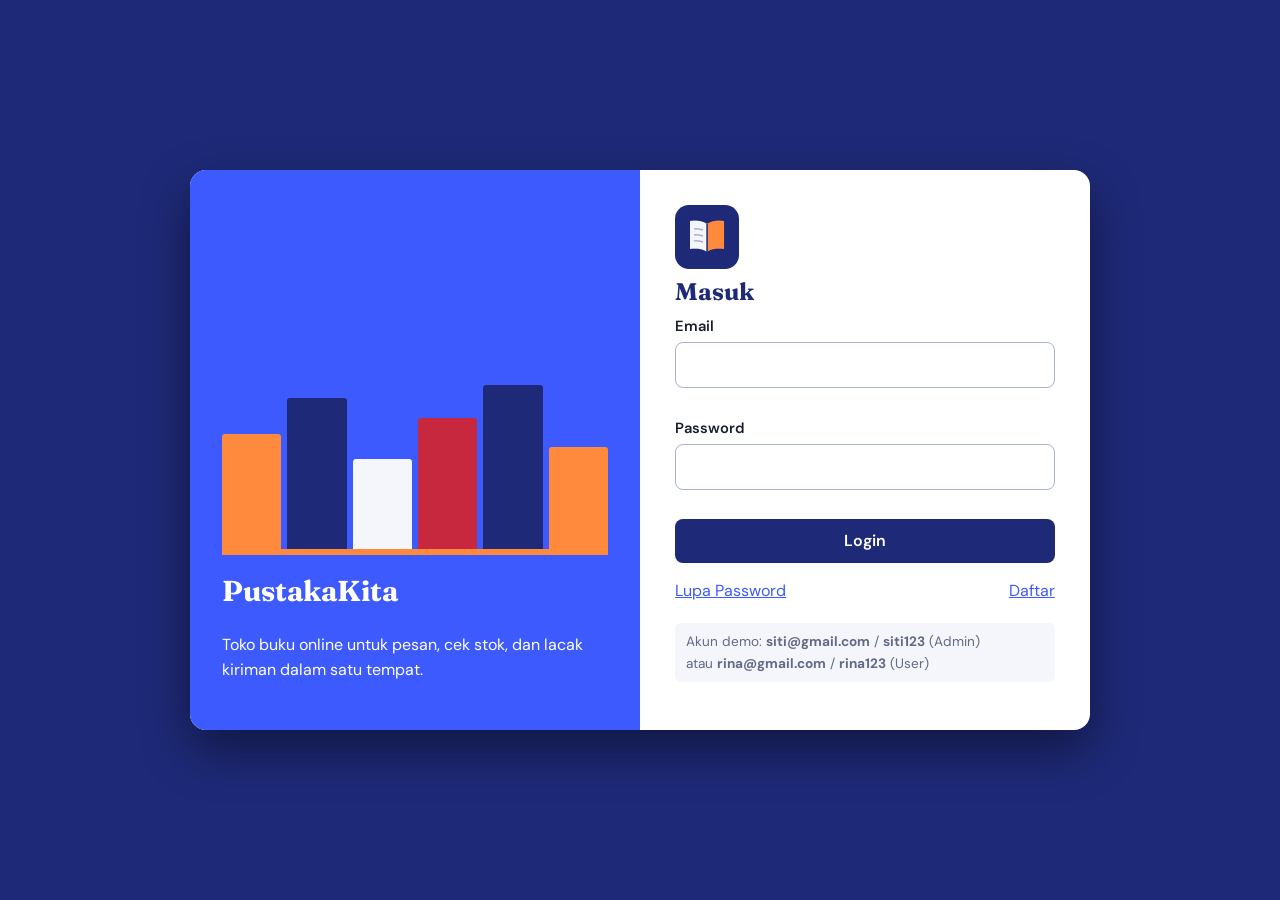
<file: tugas-uts-web1/index.html>
<!DOCTYPE html>
<html lang="id">
<head>
  <meta charset="UTF-8">
  <meta name="viewport" content="width=device-width, initial-scale=1.0">
  <title>Login | PustakaKita</title>
  <link rel="preconnect" href="https://fonts.googleapis.com"><link href="https://fonts.googleapis.com/css2?family=DM+Sans:wght@400;600;700&family=Fraunces:wght@600;700&display=swap" rel="stylesheet">
  <link rel="icon" href="assets/logo.png">
  <link rel="stylesheet" href="css/style.css">
</head>
<body data-page="login" class="login">
  <main class="login-wrap">
    <section class="rak" aria-label="Tentang PustakaKita">
      <div class="punggung" aria-hidden="true">
        <span style="height:70%;background:#FF8A3D"></span><span style="height:92%;background:#1E2A78"></span>
        <span style="height:55%;background:#F4F6FB"></span><span style="height:80%;background:#C8283D"></span>
        <span style="height:100%;background:#1E2A78"></span><span style="height:62%;background:#FF8A3D"></span>
      </div>
      <h2>PustakaKita</h2>
      <p>Toko buku online untuk pesan, cek stok, dan lacak kiriman dalam satu tempat.</p>
    </section>
    <section class="panel">
      <img src="assets/logo-buku.jpeg" alt="" class="logo-login">
      <h1>Masuk</h1>
      <form id="formLogin" novalidate>
        <div class="field"><label for="email">Email</label><input id="email" name="email" type="email" autocomplete="email"><span class="err" aria-live="polite"></span></div>
        <div class="field"><label for="password">Password</label><input id="password" name="password" type="password" autocomplete="current-password"><span class="err" aria-live="polite"></span></div>
        <button class="btn blok" type="submit">Login</button>
      </form>
      <div class="aksi">
        <button id="btnLupa" class="link" type="button">Lupa Password</button>
        <button id="btnDaftar" class="link" type="button">Daftar</button>
      </div>
      <p class="hint">Akun demo: <strong>siti@gmail.com</strong> / <strong>siti123</strong> (Admin)<br>atau <strong>rina@gmail.com</strong> / <strong>rina123</strong> (User)</p>
    </section>
  </main>
  <script src="js/data.js"></script>
  <script src="js/script.js"></script>
</body>
</html>
</file>
<file: tugas-uts-web1/css/style.css>
:root {
  --primer: #1E2A78;
  --primer-hover: #3D5AFE;
  --aksen: #FF8A3D;
  --aksen-hover: #FFA566;
  --latar: #F4F6FB;
  --putih: #FFFFFF;
  --teks: #1A1D2E;
  --teks-redup: #636A85;
  --garis: #D9DEEE;
  --header-tabel: #E6EAF8;
  --sukses: #1F8A5B;
  --sukses-latar: #DDF3E8;
  --peringatan: #8A5200;
  --peringatan-latar: #FDE9CC;
  --bahaya: #C8283D;
  --bahaya-latar: #FBDADF;
  --radius: 10px;
}

*,
*::before,
*::after {
  box-sizing: border-box;
}

body {
  margin: 0;
  font-family: "DM Sans", system-ui, sans-serif;
  line-height: 1.55;
  color: var(--teks);
  background: var(--latar);
}

:focus-visible {
  outline: 3px solid var(--aksen);
  outline-offset: 2px;
}

/* ---------- 2. Tipografi ---------- */
h1,
h2,
h3 {
  margin: 0 0 0.5rem;
  font-family: "Fraunces", Georgia, serif;
  line-height: 1.2;
  color: var(--primer);
}

a {
  color: var(--primer-hover);
}

/* ---------- 3. Layout & header ---------- */
.topbar {
  display: flex;
  flex-wrap: wrap;
  align-items: center;
  gap: 1.5rem;
  padding: 0.8rem 2rem;
  color: var(--putih);
  background: var(--primer);
}

.brand {
  margin-right: auto;
  font-family: "Fraunces", Georgia, serif;
  font-size: 1.4rem;
  color: var(--putih);
  text-decoration: none;
}

.brand {
  display: inline-flex;
  align-items: center;
  gap: 0.5rem;
}

.brand b {
  color: var(--aksen);
}

.logo {
  display: block;
  height: 34px;
  width: auto;
}

.topbar nav {
  display: flex;
  gap: 1.2rem;
}

.topbar nav a {
  padding: 0.2rem 0;
  color: #D5DBF7;
  text-decoration: none;
  border-bottom: 2px solid transparent;
}

.topbar nav a:hover,
.topbar nav a[aria-current] {
  color: var(--putih);
  border-color: var(--aksen);
}

main.konten {
  max-width: 1080px;
  margin: 0 auto;
  padding: 2rem 1.2rem 3rem;
}

.kartu {
  margin-bottom: 1.5rem;
  padding: 1.4rem;
  background: var(--putih);
  border: 1px solid var(--garis);
  border-radius: var(--radius);
}

.bar-alat {
  display: flex;
  flex-wrap: wrap;
  align-items: center;
  justify-content: space-between;
  gap: 1rem;
  margin-bottom: 1rem;
}

.bar-alat input {
  max-width: 320px;
}

.ringkas {
  margin: 0;
  color: var(--teks-redup);
}

footer {
  padding: 1.5rem;
  font-size: 0.85rem;
  text-align: center;
  color: var(--teks-redup);
}

/* ---------- 4. Tombol ---------- */
.btn {
  padding: 0.6rem 1.1rem;
  font: inherit;
  font-weight: 600;
  color: var(--putih);
  background: var(--primer);
  border: 0;
  border-radius: 8px;
  cursor: pointer;
}

.btn:hover {
  background: var(--primer-hover);
}

.btn.kuning {
  color: var(--primer);
  background: var(--aksen);
}

.btn.kuning:hover {
  background: var(--aksen-hover);
}

.btn.ghost {
  background: transparent;
  border: 1px solid #8C9AE6;
}

.btn.ghost:hover {
  background: rgba(255, 255, 255, 0.12);
}

.btn.bahaya {
  background: var(--bahaya);
}

.btn.kecil {
  padding: 0.3rem 0.7rem;
  font-size: 0.85rem;
}

.link {
  padding: 0;
  font: inherit;
  color: var(--primer-hover);
  text-decoration: underline;
  background: none;
  border: 0;
  cursor: pointer;
}

/* ---------- 5. Form ---------- */
.field {
  display: flex;
  flex-direction: column;
  margin-bottom: 0.9rem;
}

.field label {
  margin-bottom: 0.25rem;
  font-size: 0.92rem;
  font-weight: 600;
}

input,
select,
textarea {
  width: 100%;
  padding: 0.6rem 0.7rem;
  font: inherit;
  background: var(--putih);
  border: 1px solid #A9B2D3;
  border-radius: 8px;
}

input.salah,
select.salah,
textarea.salah {
  background: #FFF5F6;
  border-color: var(--bahaya);
}

.err {
  min-height: 1.1em;
  font-size: 0.85rem;
  color: var(--bahaya);
}

.grid2 {
  display: grid;
  grid-template-columns: 1fr 1fr;
  gap: 0 1rem;
}

.baris-cari {
  display: flex;
  gap: 0.7rem;
}

.baris-cari input {
  flex: 1;
}

/* ---------- 6. Tabel ---------- */
.tabel-wrap {
  overflow-x: auto;
}

table {
  width: 100%;
  font-size: 0.95rem;
  border-collapse: collapse;
}

th,
td {
  padding: 0.6rem 0.7rem;
  text-align: left;
  vertical-align: middle;
  border-bottom: 1px solid var(--garis);
}

th {
  font-weight: 700;
  color: var(--primer);
  background: var(--header-tabel);
}

th.angka,
td.angka {
  text-align: right;
}

.cover {
  display: grid;
  place-items: center;
  width: 42px;
  height: 58px;
  font-family: "Fraunces", serif;
  font-weight: 700;
  color: var(--putih);
  background: var(--primer-hover);
  border-radius: 4px;
  object-fit: cover;
}

.badge {
  display: inline-block;
  padding: 0.1rem 0.6rem;
  font-size: 0.8rem;
  font-weight: 700;
  color: var(--sukses);
  background: var(--sukses-latar);
  border-radius: 99px;
}

.badge.tipis {
  color: var(--peringatan);
  background: var(--peringatan-latar);
}

.badge.habis {
  color: var(--bahaya);
  background: var(--bahaya-latar);
}

.total {
  font-size: 1.1rem;
  text-align: right;
}

.total strong {
  font-family: "Fraunces", serif;
  font-size: 1.5rem;
  color: var(--primer);
}

/* ---------- 7. Modal & toast ---------- */
.overlay {
  position: fixed;
  inset: 0;
  z-index: 50;
  display: grid;
  place-items: center;
  padding: 1rem;
  background: rgba(10, 14, 45, 0.7);
}

.modal {
  width: min(480px, 100%);
  max-height: 90vh;
  padding: 1.4rem;
  overflow: auto;
  background: var(--putih);
  border-top: 6px solid var(--aksen);
  border-radius: 12px;
}

.modal.lebar {
  width: min(760px, 100%);
}

.modal.split {
  position: relative;
  display: grid;
  grid-template-columns: 1fr 1fr;
  width: min(900px, 94vw);
  max-height: 94vh;
  padding: 0;
  border-top: 0;
  border-radius: 16px;
  box-shadow: 0 20px 50px rgba(0, 0, 0, 0.45);
}

.modal.split .rak {
  min-height: 0;
}

.modal.split .panel {
  padding: 1.6rem 2.2rem;
}

.modal.split .logo-login {
  width: 52px;
  height: 52px;
}

.modal.split h1 {
  margin-bottom: 0.6rem;
}

.modal.split .field {
  margin-bottom: 0.5rem;
}

.modal.split .err {
  min-height: 1em;
}

.modal.split .tutup {
  position: absolute;
  top: 0.7rem;
  right: 1rem;
}

.modal.error {
  border-top-color: var(--bahaya);
}

.modal header {
  display: flex;
  align-items: center;
  justify-content: space-between;
  margin-bottom: 0.8rem;
}

.modal h2 {
  margin: 0;
  font-size: 1.3rem;
}

.modal .btn {
  margin-top: 0.5rem;
}


.tutup {
  font-size: 1.7rem;
  line-height: 1;
  color: var(--teks-redup);
  background: none;
  border: 0;
  cursor: pointer;
}

.toast {
  position: fixed;
  right: 1.2rem;
  bottom: 1.2rem;
  z-index: 60;
  padding: 0.7rem 1.1rem;
  color: var(--putih);
  background: var(--primer);
  border-left: 5px solid var(--aksen);
  border-radius: 8px;
}

/* ---------- 8. Halaman login ---------- */
body.login {
  display: grid;
  place-items: center;
  min-height: 100vh;
  background: var(--primer);
}

.login-wrap {
  display: grid;
  grid-template-columns: 1fr 1fr;
  width: min(900px, 94vw);
  overflow: hidden;
  background: var(--putih);
  border-radius: 16px;
  box-shadow: 0 20px 50px rgba(0, 0, 0, 0.45);
}

.rak {
  display: flex;
  flex-direction: column;
  justify-content: flex-end;
  min-height: 420px;
  padding: 2rem;
  color: var(--putih);
  background: var(--primer-hover);
}

.logo-login {
  display: block;
  width: 64px;
  height: 64px;
  border-radius: 22%;
  margin-bottom: 0.6rem;
}

.rak h2 {
  font-size: 1.8rem;
  color: var(--putih);
}

.punggung {
  display: flex;
  align-items: flex-end;
  gap: 6px;
  height: 170px;
  margin-bottom: 1.2rem;
  border-bottom: 6px solid var(--aksen);
}

.punggung span {
  flex: 1;
  border-radius: 3px 3px 0 0;
}

.panel {
  padding: 2.2rem;
}

.aksi {
  display: flex;
  justify-content: space-between;
  margin-top: 1rem;
}

.hint {
  margin-top: 1.2rem;
  padding: 0.5rem 0.7rem;
  font-size: 0.85rem;
  color: var(--teks-redup);
  background: var(--latar);
  border-radius: 6px;
}

.login .btn.blok {
  width: 100%;
}

/* ---------- 9. Dashboard & tracking ---------- */
.salam {
  margin-bottom: 1.5rem;
  padding: 2rem;
  color: var(--putih);
  background: var(--primer);
  border-left: 8px solid var(--aksen);
  border-radius: var(--radius);
}

.salam h1 {
  font-size: 2rem;
  color: var(--putih);
}

.salam p {
  margin: 0;
  color: #C9D1F5;
}

.menu {
  display: grid;
  grid-template-columns: repeat(auto-fit, minmax(220px, 1fr));
  gap: 1rem;
}

.menu a,
.menu button {
  display: block;
  padding: 1.3rem;
  font: inherit;
  text-align: left;
  text-decoration: none;
  color: var(--teks);
  background: var(--putih);
  border: 1px solid var(--garis);
  border-radius: var(--radius);
  cursor: pointer;
}

.menu a:hover,
.menu button:hover {
  border-color: var(--primer-hover);
  box-shadow: 0 0 0 3px rgba(61, 90, 254, 0.2);
}

.menu strong {
  display: block;
  font-family: "Fraunces", serif;
  font-size: 1.2rem;
  color: var(--primer);
}

.menu span {
  font-size: 0.92rem;
  color: var(--teks-redup);
}

.progres {
  height: 14px;
  margin: 1rem 0;
  overflow: hidden;
  background: var(--header-tabel);
  border-radius: 99px;
}

.progres div {
  height: 100%;
  background: var(--primer-hover);
  transition: width 0.6s;
}

.progres.selesai div {
  background: var(--sukses);
}

.langkah {
  display: grid;
  grid-template-columns: repeat(5, 1fr);
  gap: 0.5rem;
  margin: 0;
  padding: 0;
  font-size: 0.85rem;
  text-align: center;
  list-style: none;
  color: var(--teks-redup);
}

.langkah li::before {
  content: "";
  display: block;
  width: 14px;
  height: 14px;
  margin: 0 auto 0.3rem;
  background: #C3CAE6;
  border-radius: 50%;
}

.langkah li.selesai {
  color: var(--teks);
}

.langkah li.selesai::before {
  background: var(--primer-hover);
}

.langkah li.aktif {
  font-weight: 700;
  color: var(--primer);
}

.langkah li.aktif::before {
  background: var(--aksen);
  box-shadow: 0 0 0 4px rgba(255, 138, 61, 0.35);
}

dl.detail {
  display: grid;
  grid-template-columns: max-content 1fr;
  gap: 0.4rem 1.5rem;
  margin: 1.2rem 0 0;
}

dl.detail dt {
  color: var(--teks-redup);
}

dl.detail dd {
  margin: 0;
  font-weight: 600;
}

.badge-role {
  padding: 0.15rem 0.7rem;
  font-size: 0.8rem;
  font-weight: 700;
  color: var(--primer);
  background: var(--aksen);
  border-radius: 99px;
}

.perjalanan {
  margin: 0.8rem 0 0;
  padding: 0 0 0 1.2rem;
  list-style: none;
  border-left: 3px solid var(--garis);
}

.perjalanan li {
  margin-bottom: 0.8rem;
}

.perjalanan small {
  display: block;
  color: var(--teks-redup);
}

/* ---------- 10. Responsif & aksesibilitas ---------- */
@media (max-width: 700px) {
  .modal.split {
    grid-template-columns: 1fr;
  }

  .modal.split .rak {
    display: none;
  }

  .topbar {
    padding: 0.8rem 1rem;
  }

  .login-wrap,
  .grid2 {
    grid-template-columns: 1fr;
  }

  .rak {
    min-height: 200px;
  }

  .punggung {
    height: 80px;
  }

  .langkah {
    font-size: 0.7rem;
  }
}

@media (prefers-reduced-motion: reduce) {
  * {
    transition: none !important;
  }
}
</file>
